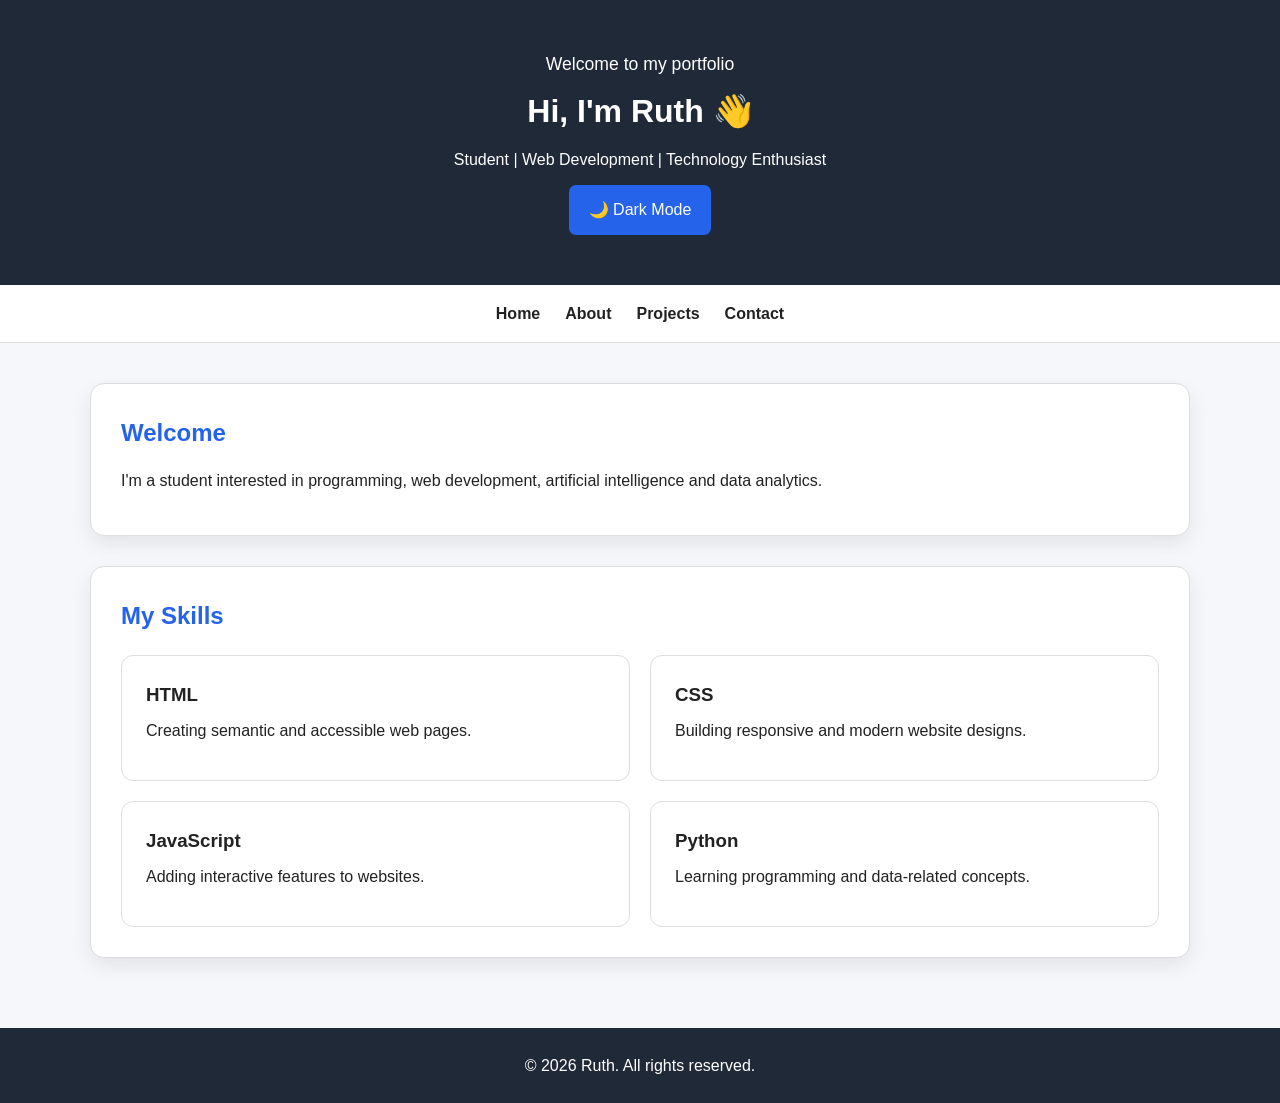
<file: index.html>
<!DOCTYPE html>
<html lang="en">

<head>
    <meta charset="UTF-8">
    <meta name="viewport" content="width=device-width, initial-scale=1.0">

    <title>Ruth's Portfolio | Home</title>
    <meta name="description"
        content="Welcome to Ruth's portfolio showcasing web development, programming and technology projects.">

    <link rel="stylesheet" href="style.css">
</head>

<body>

    <header class="hero">
        <div class="hero-content">
            <p class="tagline">Welcome to my portfolio</p>
            <h1>Hi, I'm Ruth 👋</h1>
            <p>Student | Web Development | Technology Enthusiast</p>

            <button id="themeToggle" type="button" aria-label="Toggle dark mode">
                🌙 Dark Mode
            </button>
        </div>
    </header>

    <nav aria-label="Main navigation">
        <a href="index.html">Home</a>
        <a href="about.html">About</a>
        <a href="projects.html">Projects</a>
        <a href="contact.html">Contact</a>
    </nav>

    <main>

        <section class="intro">
            <h2>Welcome</h2>
            <p>
                I'm a student interested in programming, web development,
                artificial intelligence and data analytics.
            </p>
        </section>

        <section class="skills-section">
            <h2>My Skills</h2>

            <div class="skills-grid">
                <article class="skill-card">
                    <h3>HTML</h3>
                    <p>Creating semantic and accessible web pages.</p>
                </article>

                <article class="skill-card">
                    <h3>CSS</h3>
                    <p>Building responsive and modern website designs.</p>
                </article>

                <article class="skill-card">
                    <h3>JavaScript</h3>
                    <p>Adding interactive features to websites.</p>
                </article>

                <article class="skill-card">
                    <h3>Python</h3>
                    <p>Learning programming and data-related concepts.</p>
                </article>
            </div>
        </section>

    </main>

    <footer>
        <p>&copy; <span id="year"></span> Ruth. All rights reserved.</p>
    </footer>

    <script src="script.js"></script>

</body>

</html>
</file>
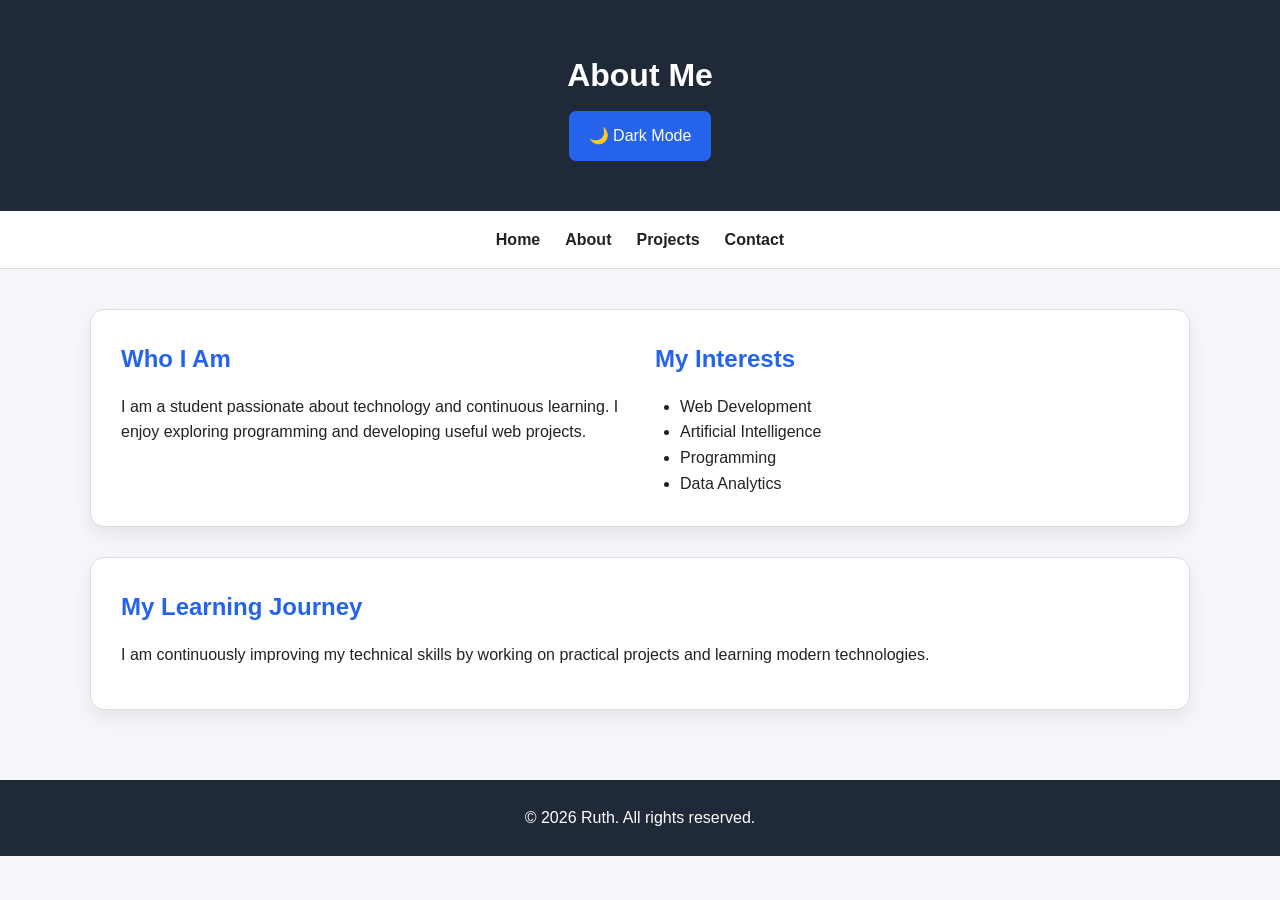
<file: about.html>
<!DOCTYPE html>
<html lang="en">

<head>
    <meta charset="UTF-8">
    <meta name="viewport" content="width=device-width, initial-scale=1.0">

    <title>About Me | Ruth's Portfolio</title>
    <meta name="description"
        content="Learn more about Ruth, her interests, education and technology skills.">

    <link rel="stylesheet" href="style.css">
</head>

<body>

    <header class="page-header">
        <h1>About Me</h1>
        <button id="themeToggle" type="button" aria-label="Toggle dark mode">
            🌙 Dark Mode
        </button>
    </header>

    <nav aria-label="Main navigation">
        <a href="index.html">Home</a>
        <a href="about.html">About</a>
        <a href="projects.html">Projects</a>
        <a href="contact.html">Contact</a>
    </nav>

    <main>

        <section class="about-grid">

            <div>
                <h2>Who I Am</h2>
                <p>
                    I am a student passionate about technology and continuous
                    learning. I enjoy exploring programming and developing
                    useful web projects.
                </p>
            </div>

            <div>
                <h2>My Interests</h2>

                <ul class="interest-list">
                    <li>Web Development</li>
                    <li>Artificial Intelligence</li>
                    <li>Programming</li>
                    <li>Data Analytics</li>
                </ul>
            </div>

        </section>

        <section>
            <h2>My Learning Journey</h2>
            <p>
                I am continuously improving my technical skills by working
                on practical projects and learning modern technologies.
            </p>
        </section>

    </main>

    <footer>
        <p>&copy; <span id="year"></span> Ruth. All rights reserved.</p>
    </footer>

    <script src="script.js"></script>

</body>

</html>
</file>
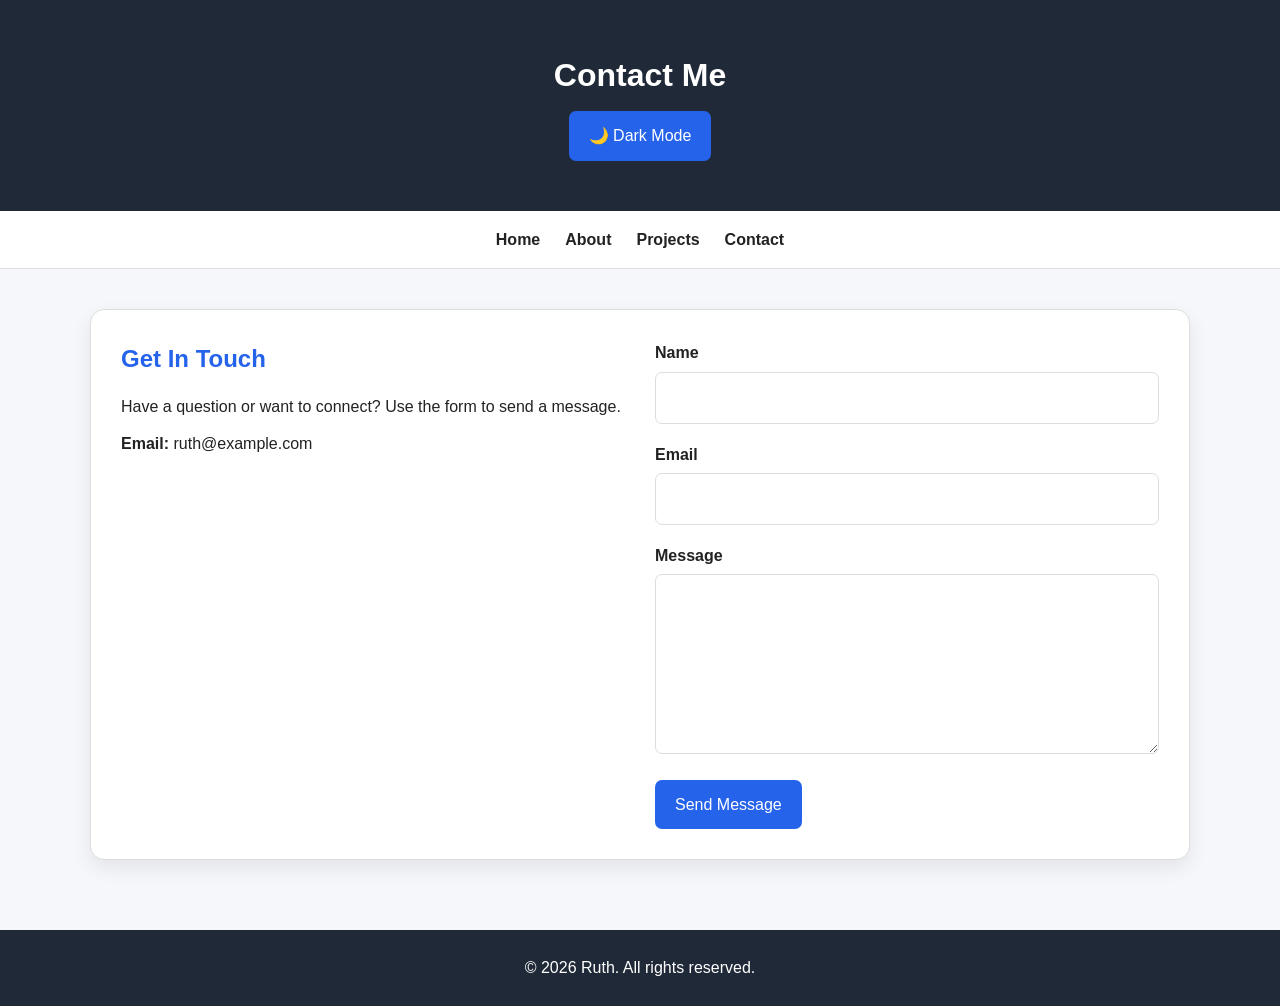
<file: contact.html>
<!DOCTYPE html>
<html lang="en">

<head>
    <meta charset="UTF-8">
    <meta name="viewport" content="width=device-width, initial-scale=1.0">

    <title>Contact | Ruth's Portfolio</title>
    <meta name="description"
        content="Contact Ruth through her accessible portfolio contact form.">

    <link rel="stylesheet" href="style.css">
</head>

<body>

    <header class="page-header">
        <h1>Contact Me</h1>
        <button id="themeToggle" type="button" aria-label="Toggle dark mode">
            🌙 Dark Mode
        </button>
    </header>

    <nav aria-label="Main navigation">
        <a href="index.html">Home</a>
        <a href="about.html">About</a>
        <a href="projects.html">Projects</a>
        <a href="contact.html">Contact</a>
    </nav>

    <main>

        <section class="contact-grid">

            <div class="contact-info">
                <h2>Get In Touch</h2>
                <p>
                    Have a question or want to connect? Use the form
                    to send a message.
                </p>

                <p><strong>Email:</strong> ruth@example.com</p>
            </div>

            <form action="#" method="post">

                <div class="form-group">
                    <label for="name">Name</label>
                    <input
                        type="text"
                        id="name"
                        name="name"
                        autocomplete="name"
                        required>
                </div>

                <div class="form-group">
                    <label for="email">Email</label>
                    <input
                        type="email"
                        id="email"
                        name="email"
                        autocomplete="email"
                        required>
                </div>

                <div class="form-group">
                    <label for="message">Message</label>
                    <textarea
                        id="message"
                        name="message"
                        rows="6"
                        required></textarea>
                </div>

                <button type="submit">Send Message</button>

            </form>

        </section>

    </main>

    <footer>
        <p>&copy; <span id="year"></span> Ruth. All rights reserved.</p>
    </footer>

    <script src="script.js"></script>

</body>

</html>
</file>
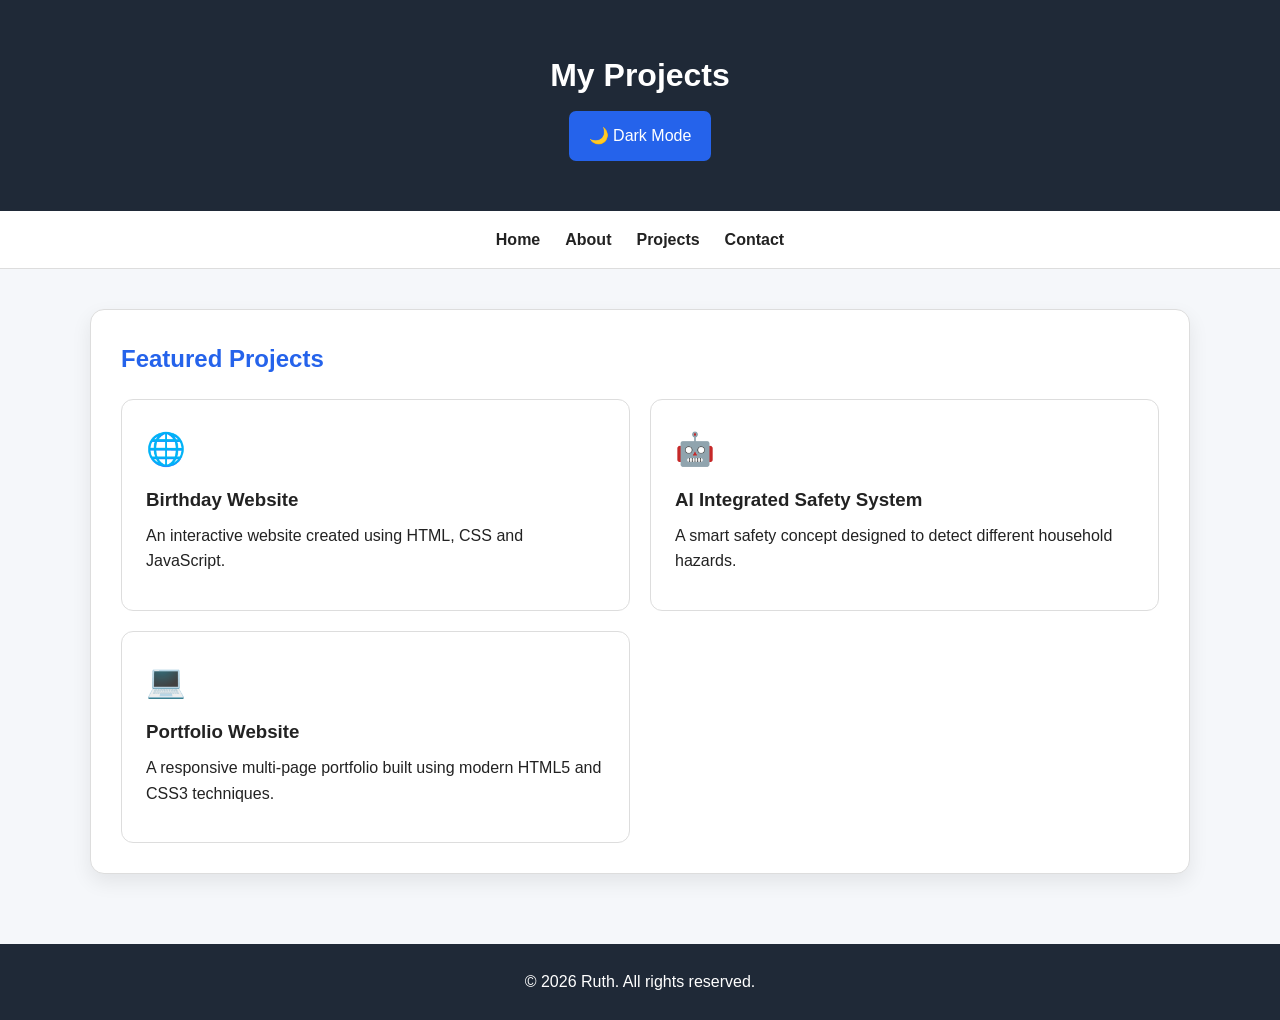
<file: projects.html>
<!DOCTYPE html>
<html lang="en">

<head>
    <meta charset="UTF-8">
    <meta name="viewport" content="width=device-width, initial-scale=1.0">

    <title>Projects | Ruth's Portfolio</title>
    <meta name="description"
        content="Explore Ruth's web development and technology projects.">

    <link rel="stylesheet" href="style.css">
</head>

<body>

    <header class="page-header">
        <h1>My Projects</h1>
        <button id="themeToggle" type="button" aria-label="Toggle dark mode">
            🌙 Dark Mode
        </button>
    </header>

    <nav aria-label="Main navigation">
        <a href="index.html">Home</a>
        <a href="about.html">About</a>
        <a href="projects.html">Projects</a>
        <a href="contact.html">Contact</a>
    </nav>

    <main>

        <section>
            <h2>Featured Projects</h2>

            <div class="projects-grid">

                <article class="project-card">
                    <div class="project-icon">🌐</div>
                    <h3>Birthday Website</h3>
                    <p>
                        An interactive website created using HTML,
                        CSS and JavaScript.
                    </p>
                </article>

                <article class="project-card">
                    <div class="project-icon">🤖</div>
                    <h3>AI Integrated Safety System</h3>
                    <p>
                        A smart safety concept designed to detect
                        different household hazards.
                    </p>
                </article>

                <article class="project-card">
                    <div class="project-icon">💻</div>
                    <h3>Portfolio Website</h3>
                    <p>
                        A responsive multi-page portfolio built using
                        modern HTML5 and CSS3 techniques.
                    </p>
                </article>

            </div>

        </section>

    </main>

    <footer>
        <p>&copy; <span id="year"></span> Ruth. All rights reserved.</p>
    </footer>

    <script src="script.js"></script>

</body>

</html>
</file>
<file: style.css>
:root {
    --bg-color: #f5f7fa;
    --card-color: #ffffff;
    --text-color: #222222;
    --primary-color: #1f2937;
    --accent-color: #2563eb;
    --border-color: #dddddd;
    --shadow: 0 8px 20px rgba(0, 0, 0, 0.08);
}

.dark-mode {
    --bg-color: #111827;
    --card-color: #1f2937;
    --text-color: #f9fafb;
    --primary-color: #030712;
    --accent-color: #60a5fa;
    --border-color: #374151;
    --shadow: 0 8px 20px rgba(0, 0, 0, 0.3);
}

* {
    box-sizing: border-box;
    margin: 0;
    padding: 0;
}

html {
    scroll-behavior: smooth;
}

body {
    font-family: Arial, sans-serif;
    line-height: 1.6;
    background-color: var(--bg-color);
    color: var(--text-color);
    transition: background-color 0.3s, color 0.3s;
}

/* Header */

.hero,
.page-header {
    padding: 50px 20px;
    text-align: center;
    background-color: var(--primary-color);
    color: white;
}

.hero h1,
.page-header h1 {
    margin-bottom: 10px;
}

.tagline {
    font-size: 1.1rem;
    margin-bottom: 8px;
}

/* Flexbox Navigation */

nav {
    display: flex;
    justify-content: center;
    align-items: center;
    flex-wrap: wrap;
    gap: 25px;
    padding: 16px;
    background-color: var(--card-color);
    border-bottom: 1px solid var(--border-color);
    position: sticky;
    top: 0;
    z-index: 100;
}

nav a {
    color: var(--text-color);
    text-decoration: none;
    font-weight: bold;
    transition: color 0.3s;
}

nav a:hover,
nav a:focus {
    color: var(--accent-color);
}

/* Main */

main {
    width: min(1100px, 92%);
    margin: auto;
    padding: 40px 0;
}

section {
    margin-bottom: 30px;
    padding: 30px;
    background-color: var(--card-color);
    border: 1px solid var(--border-color);
    border-radius: 14px;
    box-shadow: var(--shadow);
}

h2 {
    margin-bottom: 15px;
    color: var(--accent-color);
}

h3 {
    margin-bottom: 8px;
}

p {
    margin-bottom: 12px;
}

/* CSS Grid */

.skills-grid,
.projects-grid {
    display: grid;
    grid-template-columns: repeat(2, 1fr);
    gap: 20px;
    margin-top: 20px;
}

.about-grid,
.contact-grid {
    display: grid;
    grid-template-columns: repeat(2, 1fr);
    gap: 30px;
}

/* Cards */

.skill-card,
.project-card {
    padding: 24px;
    border: 1px solid var(--border-color);
    border-radius: 12px;
    background-color: var(--card-color);
    transition: transform 0.3s, box-shadow 0.3s;
}

.skill-card:hover,
.project-card:hover {
    transform: translateY(-5px);
    box-shadow: var(--shadow);
}

.project-icon {
    font-size: 2rem;
    margin-bottom: 10px;
}

.interest-list {
    padding-left: 25px;
}

/* Contact Form */

form {
    width: 100%;
}

.form-group {
    margin-bottom: 18px;
}

label {
    display: block;
    margin-bottom: 6px;
    font-weight: bold;
}

input,
textarea {
    width: 100%;
    padding: 12px;
    font: inherit;
    color: var(--text-color);
    background-color: var(--card-color);
    border: 1px solid var(--border-color);
    border-radius: 7px;
}

textarea {
    resize: vertical;
}

input:focus,
textarea:focus,
button:focus,
nav a:focus {
    outline: 3px solid var(--accent-color);
    outline-offset: 3px;
}

/* Buttons */

button {
    padding: 12px 20px;
    border: none;
    border-radius: 7px;
    background-color: var(--accent-color);
    color: white;
    font: inherit;
    cursor: pointer;
    transition: transform 0.2s, opacity 0.2s;
}

button:hover {
    opacity: 0.9;
    transform: translateY(-2px);
}

/* Footer */

footer {
    padding: 25px;
    text-align: center;
    background-color: var(--primary-color);
    color: white;
}

footer p {
    margin: 0;
}

/* Tablet */

@media (max-width: 900px) {
    .skills-grid,
    .projects-grid {
        grid-template-columns: repeat(2, 1fr);
    }

    .about-grid,
    .contact-grid {
        grid-template-columns: 1fr;
    }
}

/* Mobile */

@media (max-width: 600px) {

    .hero,
    .page-header {
        padding: 35px 15px;
    }

    nav {
        flex-direction: column;
        gap: 10px;
    }

    main {
        width: 94%;
        padding: 25px 0;
    }

    section {
        padding: 20px;
    }

    .skills-grid,
    .projects-grid {
        grid-template-columns: 1fr;
    }
}
</file>
